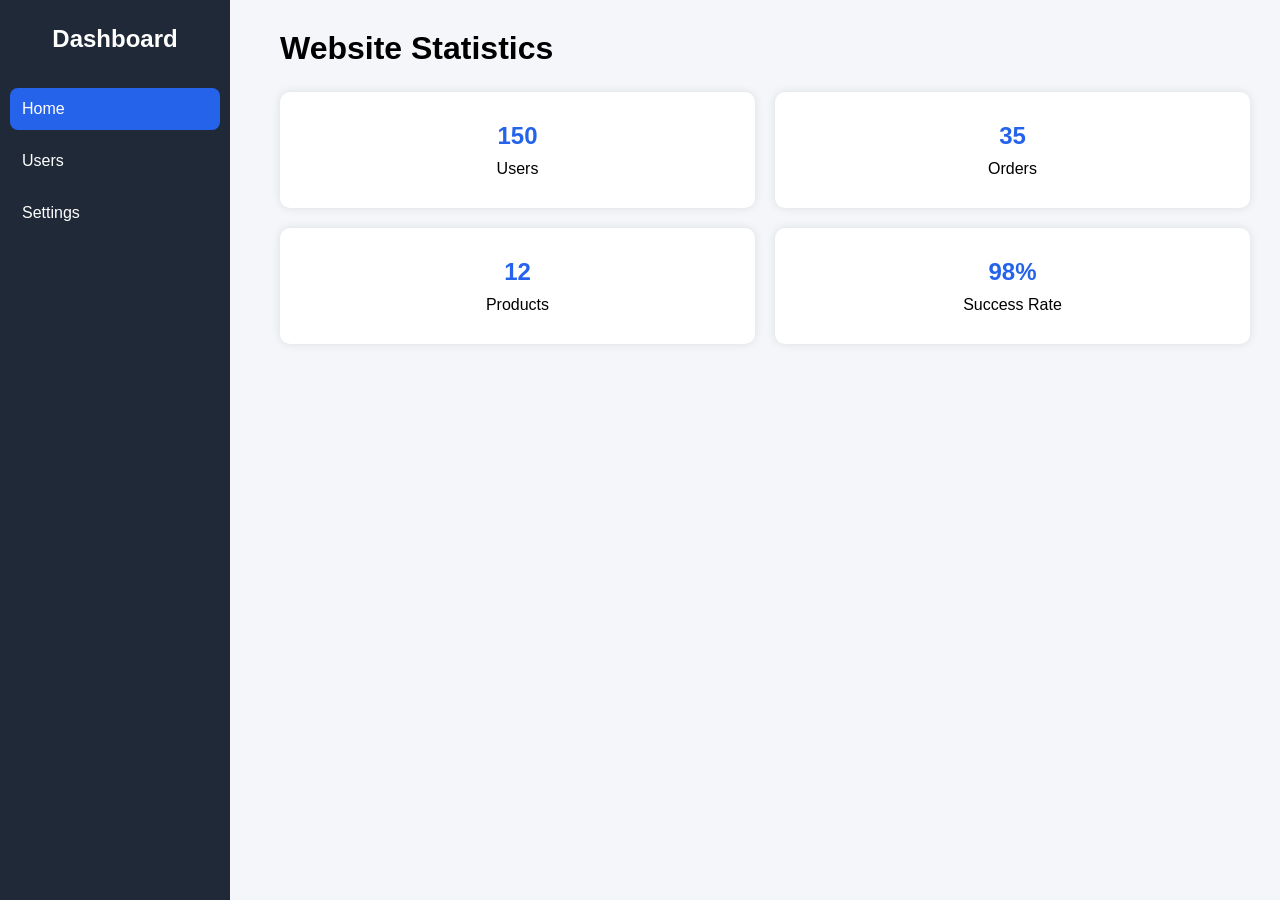
<file: index.html>
<!DOCTYPE html>
<html lang="en">
<head>
<meta charset="UTF-8">
<meta name="viewport" content="width=device-width, initial-scale=1.0">
<title>Dashboard</title>
<link rel="stylesheet" href="style.css">
</head>

<body>

<div class="sidebar">

<h2>Dashboard</h2>

<ul>
<li><a href="index.html" class="active">Home</a></li>
<li><a href="users.html">Users</a></li>
<li><a href="settings.html">Settings</a></li>
</ul>

</div>

<main>

<h1>Website Statistics</h1>

<div class="grid">

<div class="card">
<h2>150</h2>
<p>Users</p>
</div>

<div class="card">
<h2>35</h2>
<p>Orders</p>
</div>

<div class="card">
<h2>12</h2>
<p>Products</p>
</div>

<div class="card">
<h2>98%</h2>
<p>Success Rate</p>
</div>

</div>

</main>

</body>
</html>
</file>
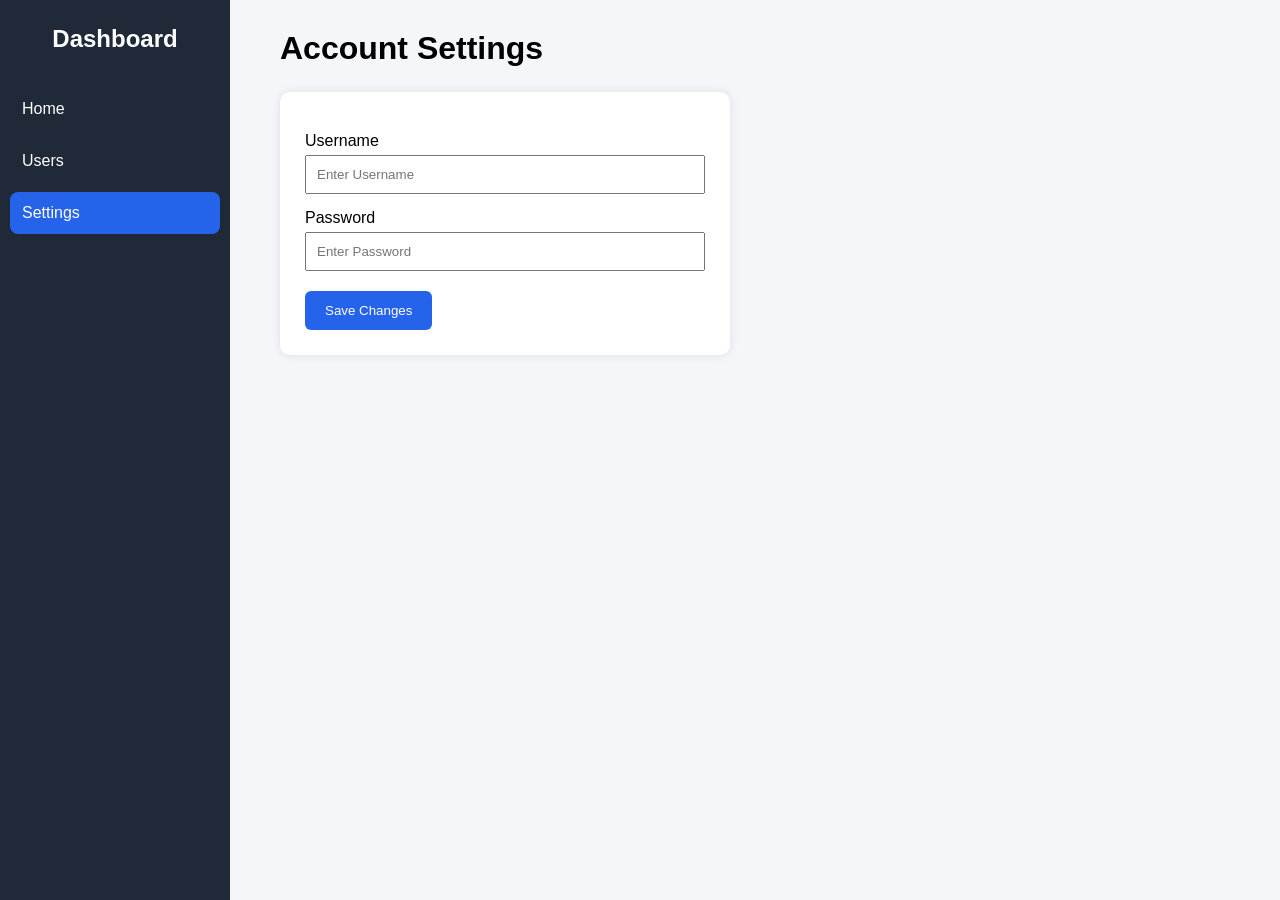
<file: settings.html>
<!DOCTYPE html>
<html lang="en">
<head>
<meta charset="UTF-8">
<meta name="viewport" content="width=device-width, initial-scale=1.0">
<title>Settings</title>
<link rel="stylesheet" href="style.css">
</head>

<body>

<div class="sidebar">

<h2>Dashboard</h2>

<ul>
<li><a href="index.html">Home</a></li>
<li><a href="users.html">Users</a></li>
<li><a href="settings.html" class="active">Settings</a></li>
</ul>

</div>

<main>

<h1>Account Settings</h1>

<form>

<label>Username</label>
<input type="text" placeholder="Enter Username">

<label>Password</label>
<input type="password" placeholder="Enter Password">

<button type="submit">Save Changes</button>

</form>

</main>

</body>
</html>
</file>
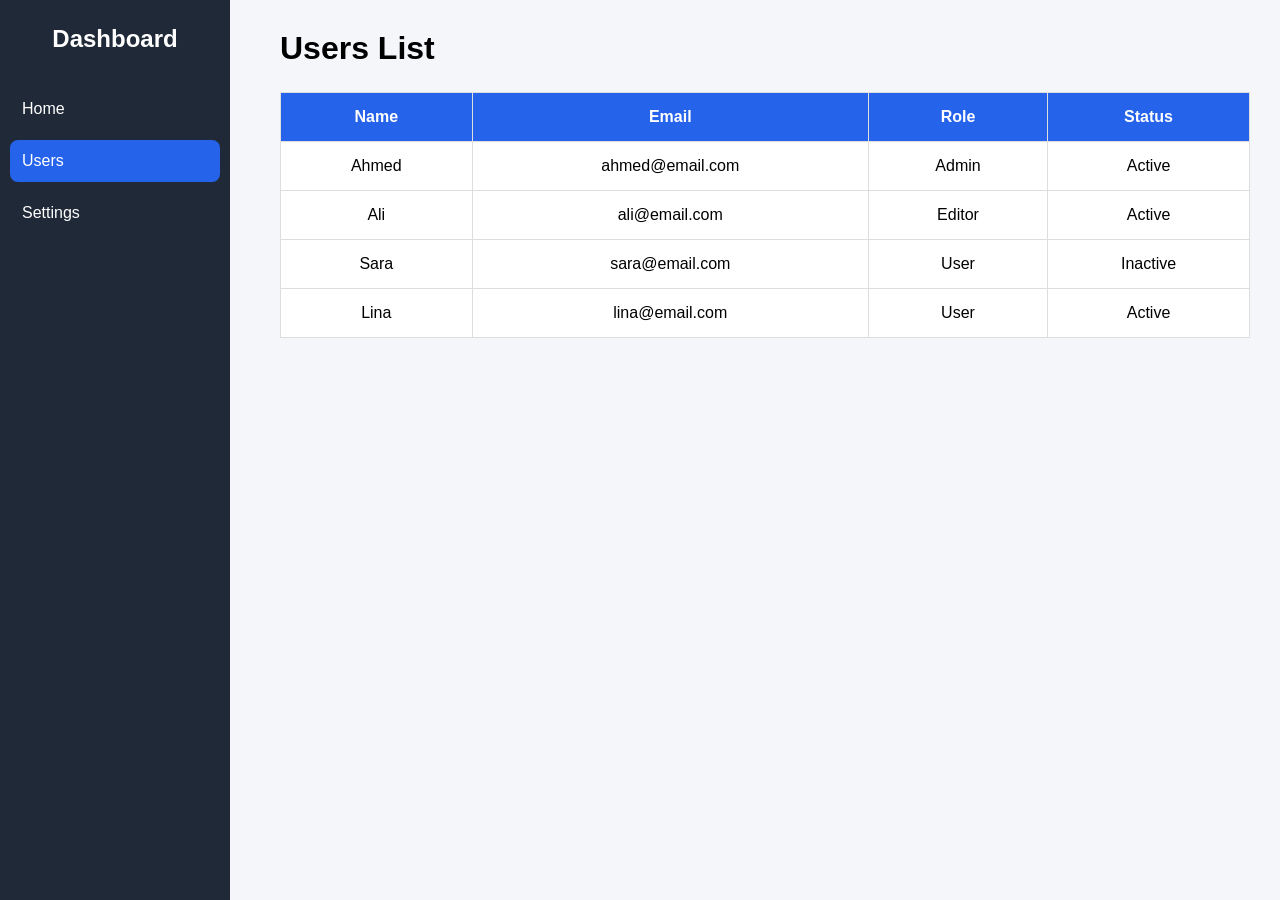
<file: users.html>
<!DOCTYPE html>
<html lang="en">
<head>
<meta charset="UTF-8">
<meta name="viewport" content="width=device-width, initial-scale=1.0">
<title>Users</title>
<link rel="stylesheet" href="style.css">
</head>

<body>

<div class="sidebar">

<h2>Dashboard</h2>

<ul>
<li><a href="index.html">Home</a></li>
<li><a href="users.html" class="active">Users</a></li>
<li><a href="settings.html">Settings</a></li>
</ul>

</div>

<main>

<h1>Users List</h1>

<table>

<tr>
<th>Name</th>
<th>Email</th>
<th>Role</th>
<th>Status</th>
</tr>

<tr>
<td>Ahmed</td>
<td>ahmed@email.com</td>
<td>Admin</td>
<td>Active</td>
</tr>

<tr>
<td>Ali</td>
<td>ali@email.com</td>
<td>Editor</td>
<td>Active</td>
</tr>

<tr>
<td>Sara</td>
<td>sara@email.com</td>
<td>User</td>
<td>Inactive</td>
</tr>

<tr>
<td>Lina</td>
<td>lina@email.com</td>
<td>User</td>
<td>Active</td>
</tr>

</table>

</main>

</body>
</html>
</file>
<file: style.css>
*{
    margin:0;
    padding:0;
    box-sizing:border-box;
    font-family:Arial, Helvetica, sans-serif;
}

body{
    display:flex;
    background:#f4f6f9;
}

.sidebar{
    width:230px;
    height:100vh;
    background:#1f2937;
    position:fixed;
    left:0;
    top:0;
}

.sidebar h2{
    color:white;
    text-align:center;
    padding:25px 0;
}

.sidebar ul{
    list-style:none;
}

.sidebar ul li{
    margin:10px;
}

.sidebar ul li a{
    display:block;
    color:white;
    text-decoration:none;
    padding:12px;
    border-radius:8px;
    transition:0.3s;
}

/* Hover Effect */
.sidebar ul li a:hover{
    background:#3b82f6;
    transform:translateX(5px);
}

/* Active Link */
.sidebar ul li a.active{
    background:#2563eb;
}

main{
    margin-left:250px;
    padding:30px;
    width:100%;
}

h1{
    margin-bottom:25px;
}

.grid{
    display:grid;
    grid-template-columns:repeat(2,1fr);
    gap:20px;
}

.card{
    background:white;
    padding:30px;
    border-radius:10px;
    text-align:center;
    box-shadow:0 0 10px rgba(0,0,0,.1);
}

.card h2{
    color:#2563eb;
    margin-bottom:10px;
}

table{
    width:100%;
    border-collapse:collapse;
    background:white;
}

table th,
table td{
    border:1px solid #ddd;
    padding:15px;
    text-align:center;
}

table th{
    background:#2563eb;
    color:white;
}

form{
    width:450px;
    background:white;
    padding:25px;
    border-radius:10px;
    box-shadow:0 0 10px rgba(0,0,0,.1);
}

form label{
    display:block;
    margin-top:15px;
    margin-bottom:5px;
}

form input{
    width:100%;
    padding:10px;
}

button{
    margin-top:20px;
    background:#2563eb;
    color:white;
    border:none;
    padding:12px 20px;
    border-radius:6px;
    cursor:pointer;
    transition:.3s;
}

button:hover{
    background:#1d4ed8;
}
</file>
